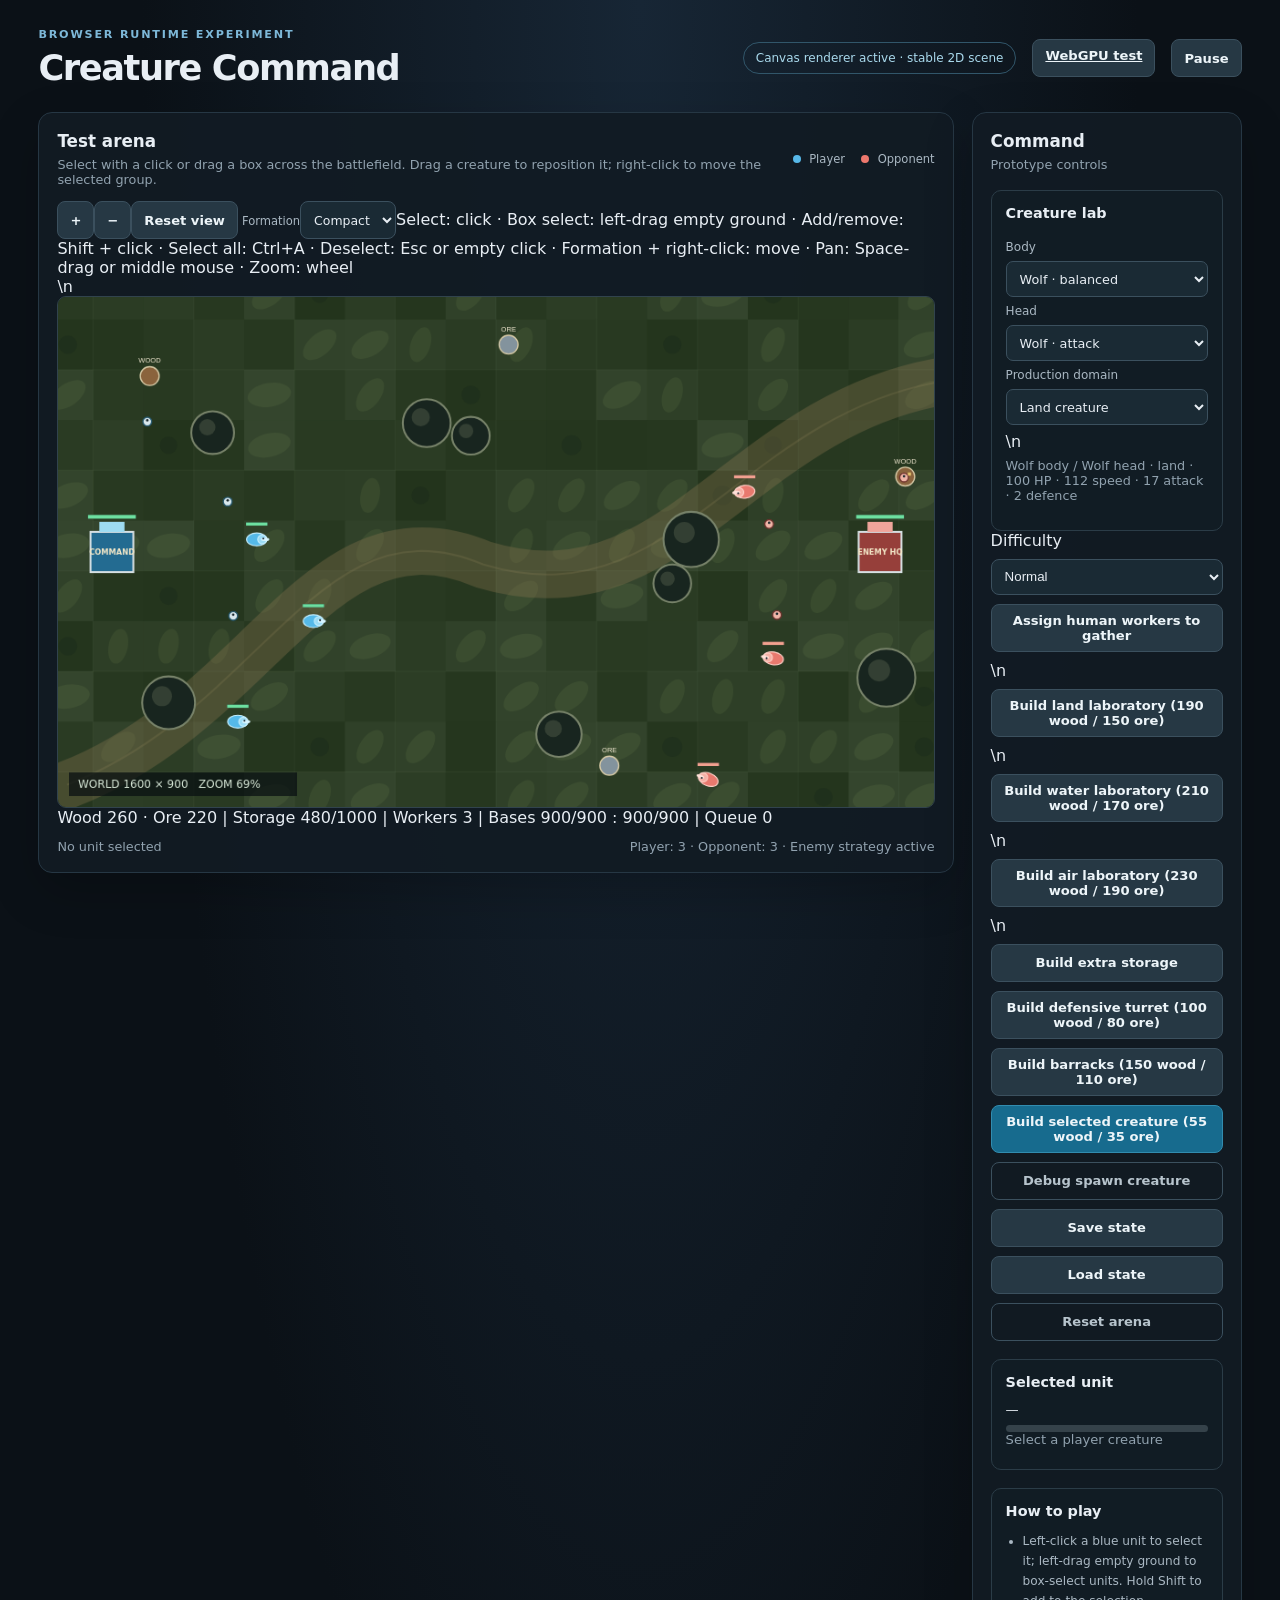
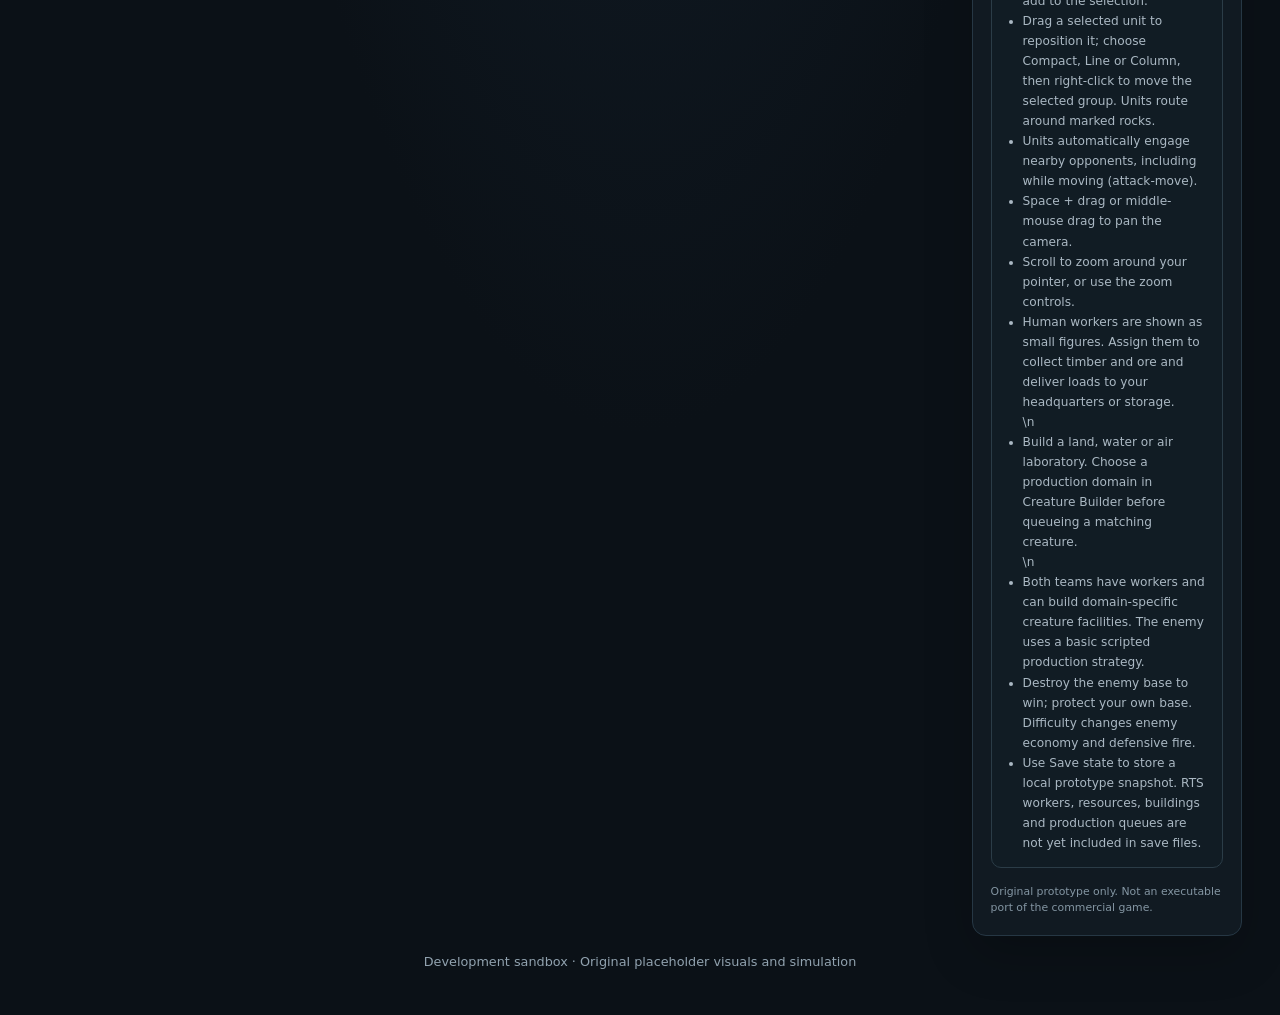
<file: prototype/index.html>
<!doctype html>
<html lang="en">
<head>
  <meta charset="utf-8">
  <meta name="viewport" content="width=device-width, initial-scale=1">
  <meta name="theme-color" content="#101820">
  <meta name="description" content="An original browser-based RTS sandbox prototype.">
  <title>Impossible Creatures — Browser Prototype</title>
  <link rel="stylesheet" href="./style.css?v=20261110-11">
  <script src="./src/world-view.js?v=20261110-11" defer></script>
  <script src="./src/game-core.js?v=20261110-11" defer></script>
  <script src="./src/rts-systems.js?v=20261110-11" defer></script>
  <script src="./src/creature-catalog.js?v=20261110-11" defer></script>
  <script src="./src/webgpu-renderer.js?v=20261110-11" defer></script>
  <script src="./src/main.js?v=20261110-11" defer></script>

</head>
<body>
  <main class="app-shell">
    <header class="topbar">
      <div>
        <p class="eyebrow">BROWSER RUNTIME EXPERIMENT</p>
        <h1>Creature Command</h1>
      </div>
      <div class="topbar-actions">
        <span id="runtime-status" class="status-pill">Canvas 2D · Ready</span>
        <a class="button button-secondary" href="./webgpu-test.html">WebGPU test</a>
        <button id="pause-button" class="button button-secondary" type="button">Pause</button>
      </div>
    </header>

    <section class="game-layout" aria-label="Game prototype">
      <div class="battlefield-panel">
        <div class="field-heading">
          <div>
            <h2>Test arena</h2>
            <p>Select with a click or drag a box across the battlefield. Drag a creature to reposition it; right-click to move the selected group.</p>
          </div>
          <div class="legend" aria-label="Team legend">
            <span><i class="dot dot-blue"></i> Player</span>
            <span><i class="dot dot-red"></i> Opponent</span>
          </div>
        </div>
        <div class="camera-tools" aria-label="Camera controls"><button id="zoom-in" class="button button-secondary" type="button" title="Zoom in">+</button><button id="zoom-out" class="button button-secondary" type="button" title="Zoom out">−</button><button id="reset-view" class="button button-secondary" type="button">Reset view</button><label class="formation-control" for="formation-select">Formation</label><select id="formation-select" aria-label="Group movement formation"><option value="compact">Compact</option><option value="line">Line</option><option value="column">Column</option></select><span>Select: click · Box select: left-drag empty ground · Add/remove: Shift + click · Select all: Ctrl+A · Deselect: Esc or empty click · Formation + right-click: move · Pan: Space-drag or middle mouse · Zoom: wheel</span></div>\n        <div class="canvas-wrap">
          <canvas id="terrain-gpu" width="960" height="560" aria-hidden="true"></canvas>
          <canvas id="battlefield" width="960" height="560" aria-label="Top-down RTS battlefield">
            Your browser does not support the canvas element.
          </canvas>
        </div>
        <div class="economy-bar"><span id="economy-status" aria-live="polite">Wood 260 · Ore 220</span></div>
        <div class="field-footer">
          <span id="selection-status" aria-live="polite">No unit selected</span>
          <span id="game-status" aria-live="polite">Simulation running</span>
        </div>
      </div>

      <aside class="control-panel">
        <h2>Command</h2>
        <p class="muted">Prototype controls</p>
        <div class="creature-lab">
          <h3>Creature lab</h3>
          <label for="body-select">Body</label>
          <select id="body-select"><option value="wolf">Wolf · balanced</option><option value="bear">Bear · tank</option><option value="eagle">Eagle · fast</option></select>
          <label for="head-select">Head</label>
          <select id="head-select"><option value="wolf">Wolf · attack</option><option value="bear">Bear · armour</option><option value="eagle">Eagle · speed</option></select>
          <label for="domain-select">Production domain</label><select id="domain-select"><option value="land">Land creature</option><option value="water">Water creature</option><option value="air">Air creature</option></select>\n          <p id="creature-preview" class="muted">Land · Wolf body / Wolf head</p>
        </div>
        <div class="control-group">
          <label for="difficulty-select">Difficulty</label><select id="difficulty-select"><option value="easy">Easy</option><option value="normal" selected>Normal</option><option value="hard">Hard</option></select>
          <button id="gather-button" class="button button-secondary" type="button">Assign human workers to gather</button>\n          <button id="land-lab-button" class="button button-secondary" type="button">Build land laboratory (190 wood / 150 ore)</button>\n          <button id="water-lab-button" class="button button-secondary" type="button">Build water laboratory (210 wood / 170 ore)</button>\n          <button id="air-lab-button" class="button button-secondary" type="button">Build air laboratory (230 wood / 190 ore)</button>\n          <button id="storage-button" class="button button-secondary" type="button">Build extra storage</button>
          <button id="turret-button" class="button button-secondary" type="button">Build defensive turret (100 wood / 80 ore)</button>
          <button id="barracks-button" class="button button-secondary" type="button">Build barracks (150 wood / 110 ore)</button>
          <button id="train-button" class="button button-primary" type="button">Build selected creature (55 wood / 35 ore)</button>
          <button id="spawn-button" class="button button-quiet" type="button">Debug spawn creature</button>
          <button id="save-button" class="button button-secondary" type="button">Save state</button>
          <button id="load-button" class="button button-secondary" type="button">Load state</button>
          <button id="reset-button" class="button button-quiet" type="button">Reset arena</button>
        </div>
        <div class="stats-card">
          <h3>Selected unit</h3>
          <p id="unit-name">—</p>
          <div class="health-track"><div id="health-fill" class="health-fill"></div></div>
          <p id="unit-health" class="muted">No unit selected</p>
        </div>
        <div class="help-card">
          <h3>How to play</h3>
          <ul>
            <li>Left-click a blue unit to select it; left-drag empty ground to box-select units. Hold Shift to add to the selection.</li>
            <li>Drag a selected unit to reposition it; choose Compact, Line or Column, then right-click to move the selected group. Units route around marked rocks.</li>
            <li>Units automatically engage nearby opponents, including while moving (attack-move).</li>
            <li>Space + drag or middle-mouse drag to pan the camera.</li>
            <li>Scroll to zoom around your pointer, or use the zoom controls.</li>
            <li>Human workers are shown as small figures. Assign them to collect timber and ore and deliver loads to your headquarters or storage.</li>\n            <li>Build a land, water or air laboratory. Choose a production domain in Creature Builder before queueing a matching creature.</li>\n            <li>Both teams have workers and can build domain-specific creature facilities. The enemy uses a basic scripted production strategy.</li>
            <li>Destroy the enemy base to win; protect your own base. Difficulty changes enemy economy and defensive fire.</li>
            <li>Use Save state to store a local prototype snapshot. RTS workers, resources, buildings and production queues are not yet included in save files.</li>
          </ul>
        </div>
        <p class="disclaimer">Original prototype only. Not an executable port of the commercial game.</p>
      </aside>
    </section>
    <footer class="page-footer">Development sandbox · Original placeholder visuals and simulation</footer>
  </main>
</body>
</html>
</file>
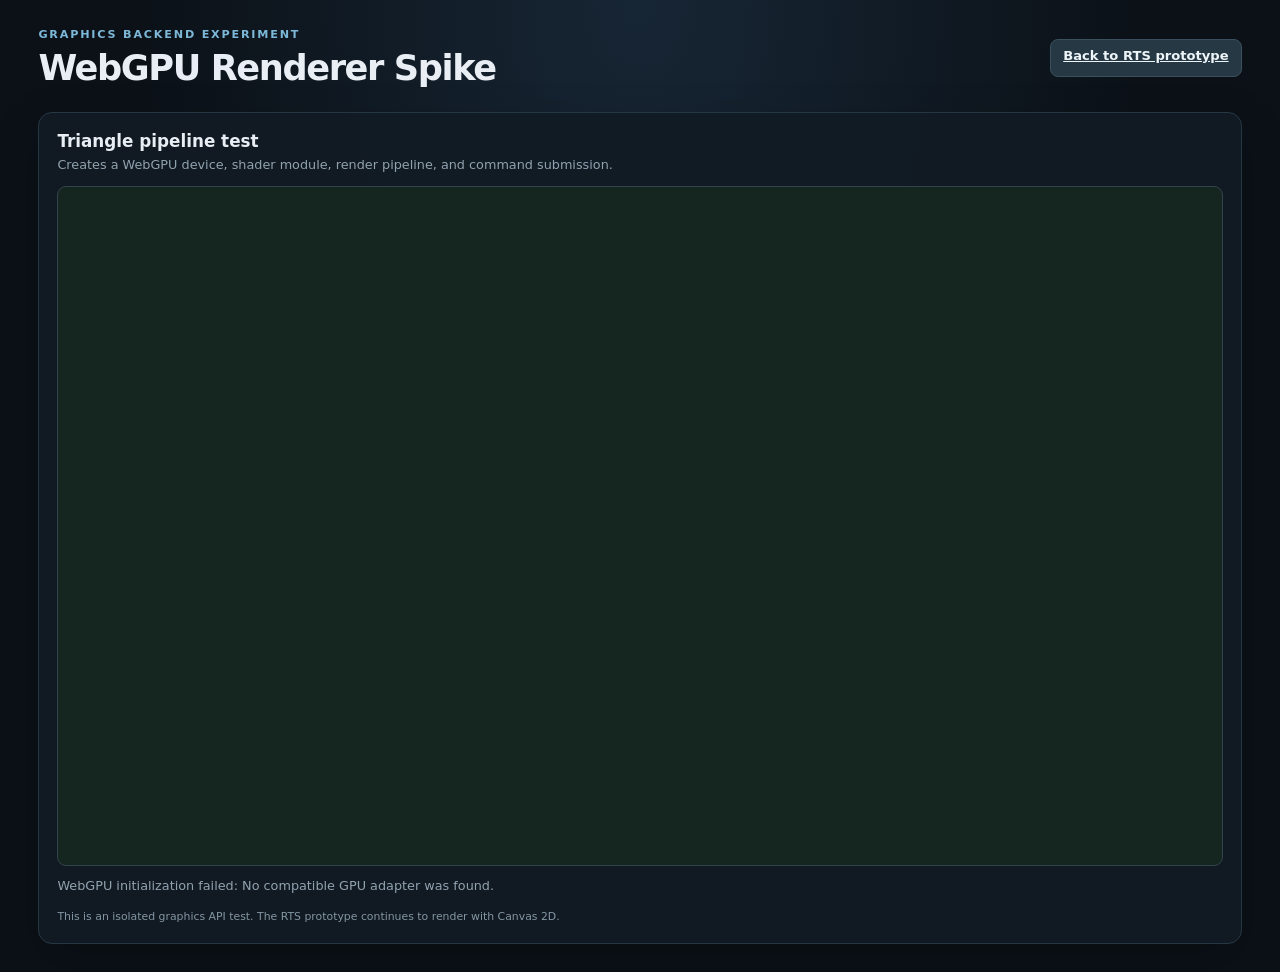
<file: prototype/webgpu-test.html>
<!doctype html>
<html lang="en">
<head>
  <meta charset="utf-8">
  <meta name="viewport" content="width=device-width, initial-scale=1">
  <meta name="theme-color" content="#101820">
  <title>WebGPU Renderer Spike</title>
  <link rel="stylesheet" href="./style.css">
  <script src="./src/webgpu-test.js" defer></script>
</head>
<body>
  <main class="app-shell">
    <header class="topbar">
      <div>
        <p class="eyebrow">GRAPHICS BACKEND EXPERIMENT</p>
        <h1>WebGPU Renderer Spike</h1>
      </div>
      <a class="button button-secondary" href="./index.html">Back to RTS prototype</a>
    </header>
    <section class="battlefield-panel">
      <div class="field-heading">
        <div>
          <h2>Triangle pipeline test</h2>
          <p>Creates a WebGPU device, shader module, render pipeline, and command submission.</p>
        </div>
      </div>
      <div class="canvas-wrap">
        <canvas id="webgpu-canvas" width="960" height="560" aria-label="WebGPU triangle output">
          Your browser does not support canvas.
        </canvas>
      </div>
      <div class="field-footer">
        <span id="webgpu-status" role="status" aria-live="polite">Checking WebGPU support…</span>
      </div>
      <p class="disclaimer">This is an isolated graphics API test. The RTS prototype continues to render with Canvas 2D.</p>
    </section>
  </main>
</body>
</html>
</file>
<file: prototype/style.css>
:root {
  color-scheme: dark;
  font-family: Inter, ui-sans-serif, system-ui, -apple-system, BlinkMacSystemFont, "Segoe UI", sans-serif;
  background: #0b1117;
  color: #e8eef4;
  font-synthesis: none;
}
* { box-sizing: border-box; }
body { margin: 0; min-width: 320px; min-height: 100vh; background: radial-gradient(ellipse at top, #172635 0, #0b1117 55%); }
button { font: inherit; }
.app-shell { width: min(1440px, 100%); margin: 0 auto; padding: 28px clamp(16px, 3vw, 42px); }
.topbar, .topbar-actions, .field-heading, .field-footer, .legend { display: flex; align-items: center; justify-content: space-between; gap: 16px; }
.topbar { margin-bottom: 24px; }
.eyebrow { margin: 0 0 6px; color: #7db8d8; font-size: .7rem; font-weight: 800; letter-spacing: .16em; }
h1, h2, h3, p { margin-top: 0; }
h1 { margin-bottom: 0; font-size: clamp(1.5rem, 3vw, 2.2rem); letter-spacing: -.04em; }
h2 { margin-bottom: 6px; font-size: 1.05rem; }
h3 { margin-bottom: 12px; font-size: .9rem; }
.status-pill { border: 1px solid #31566a; border-radius: 999px; padding: 8px 12px; color: #a9d9ec; font-size: .75rem; white-space: nowrap; }
.game-layout { display: grid; grid-template-columns: minmax(0, 1fr) 270px; gap: 18px; align-items: start; }
.battlefield-panel, .control-panel { border: 1px solid #263744; border-radius: 14px; background: rgba(17, 27, 36, .94); box-shadow: 0 18px 50px #0003; }
.battlefield-panel { padding: 18px; min-width: 0; }
.field-heading { margin-bottom: 14px; }
.field-heading p, .muted, .field-footer, .page-footer { color: #91a2af; font-size: .8rem; }
.field-heading p { margin-bottom: 0; }
.legend { justify-content: flex-end; color: #aab8c3; font-size: .72rem; }
.legend span { white-space: nowrap; }
.dot { display: inline-block; width: 8px; height: 8px; margin-right: 5px; border-radius: 50%; }
.dot-blue { background: #57b8e8; }.dot-red { background: #ed786d; }
.canvas-wrap { position: relative; overflow: hidden; border: 1px solid #31434d; border-radius: 9px; background: #15251f; aspect-ratio: 12 / 7; touch-action: none; }
.canvas-wrap canvas { position: absolute; inset: 0; display: block; width: 100%; height: 100%; }
#battlefield { background: transparent; cursor: crosshair; }
#terrain-gpu { pointer-events: none; }
#terrain-gpu[hidden] { display: none; }
.field-footer { padding-top: 12px; }
.control-panel { padding: 18px; }
.control-panel > .muted { margin-bottom: 18px; }
.control-group { display: grid; gap: 9px; }
.creature-lab { display: grid; gap: 7px; margin-top: 16px; padding: 14px; border: 1px solid #2b3c47; border-radius: 10px; background: #111c24; }
.creature-lab label { color: #aab8c3; font-size: .75rem; }
.creature-lab select { width: 100%; min-height: 36px; padding: 6px 9px; border: 1px solid #3b505e; border-radius: 7px; background: #1a2a34; color: #e8eef4; font: inherit; font-size: .8rem; }
.button { min-height: 38px; padding: 8px 12px; border: 1px solid transparent; border-radius: 8px; color: #edf5f9; cursor: pointer; font-size: .82rem; font-weight: 650; transition: filter .15s ease, transform .15s ease; }
.button:hover { filter: brightness(1.12); }.button:active { transform: translateY(1px); }.button:focus-visible { outline: 2px solid #8dd8ff; outline-offset: 2px; }
.button-primary { background: #176b8e; border-color: #328caf; }.button-secondary { background: #263844; border-color: #3b505e; }.button-quiet { background: transparent; border-color: #3b505e; color: #b7c4cd; }
.stats-card, .help-card { margin-top: 18px; padding: 14px; border: 1px solid #2b3c47; border-radius: 10px; background: #111c24; }
.stats-card p { margin-bottom: 8px; font-size: .82rem; }
.health-track { height: 7px; overflow: hidden; border-radius: 9px; background: #35424a; }
.health-fill { width: 0; height: 100%; border-radius: inherit; background: #5fc58b; transition: width .15s ease; }
.help-card ul { margin: 0; padding-left: 17px; color: #aab8c3; font-size: .76rem; line-height: 1.65; }
.disclaimer { margin: 16px 0 0; color: #8496a3; font-size: .68rem; line-height: 1.5; }
.page-footer { padding: 18px 4px; text-align: center; }
@media (max-width: 900px) { .game-layout { grid-template-columns: 1fr; }.control-panel { display: grid; grid-template-columns: repeat(2, minmax(0, 1fr)); gap: 12px; }.control-panel > h2, .control-panel > .muted, .disclaimer { grid-column: 1 / -1; }.control-panel > .muted { margin-bottom: 0; }.control-group, .stats-card, .help-card { margin-top: 0; } }
@media (max-width: 560px) { .app-shell { padding: 18px 12px; }.topbar { align-items: flex-start; flex-direction: column; }.topbar-actions { width: 100%; justify-content: space-between; }.battlefield-panel { padding: 10px; }.field-heading { align-items: flex-start; flex-direction: column; }.legend { justify-content: flex-start; }.control-panel { display: block; }.control-panel > .muted { margin-bottom: 14px; }.control-group, .stats-card, .help-card { margin-top: 14px; }.field-footer { align-items: flex-start; flex-direction: column; gap: 5px; } }
\n.camera-tools { display:flex; align-items:center; gap:8px; margin:0 0 10px; flex-wrap:wrap; }\n.camera-tools .button { min-width:38px; }\n.camera-tools span { color:#91a2af; font-size:.72rem; margin-left:auto; }\n#battlefield { touch-action:none; user-select:none; }\n
.economy-bar { margin:8px 0 12px; padding:9px 12px; border:1px solid #314653; border-radius:8px; background:#101d25; color:#b9d8e5; font-size:.78rem; font-variant-numeric:tabular-nums; }
#difficulty-select { min-height:36px; padding:6px 9px; border:1px solid #3b505e; border-radius:8px; background:#1a2a34; color:#e8eef4; }
.formation-control { color:#aab8c3; font-size:.72rem; margin-left:4px; }
#formation-select { min-height:38px; padding:6px 9px; border:1px solid #3b505e; border-radius:8px; background:#1a2a34; color:#e8eef4; font:inherit; font-size:.78rem; }
@media (max-width:560px) { .camera-tools span { margin-left:0; width:100%; } }
\n.worker-controls { display:grid; gap:8px; }\n#domain-select { width:100%; min-height:36px; padding:6px 9px; border:1px solid #3b505e; border-radius:7px; background:#1a2a34; color:#e8eef4; font:inherit; font-size:.8rem; }\n
</file>
